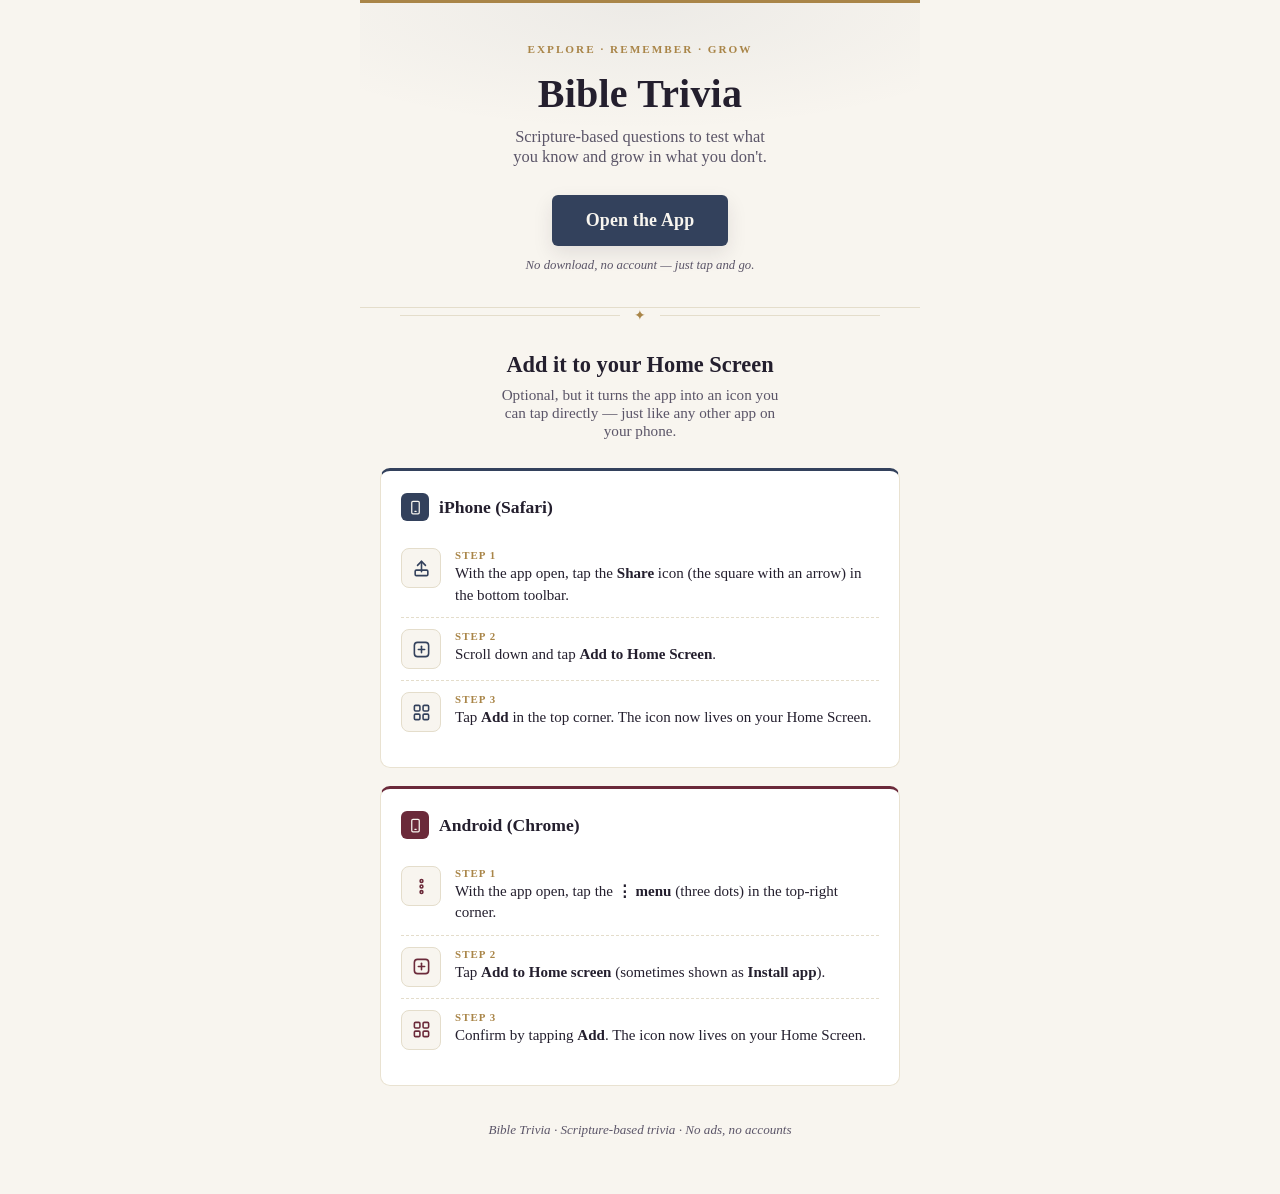
<file: get-app.html>
<!DOCTYPE html>
<html lang="en">
<head>
<meta charset="UTF-8">
<meta name="viewport" content="width=device-width, initial-scale=1.0">
<title>Bible Trivia — Get the App</title>
<style>
  :root{
    --ink:#241F2E;
    --muted:#5B5568;
    --indigo:#33415C;
    --indigo-deep:#242E42;
    --wine:#6B2A3A;
    --brass:#A98548;
    --paper:#F8F5EF;
    --card:#FFFFFF;
    --card-edge:#E9E2D1;
    --line:#E4DDCB;
    --shadow:rgba(36,31,46,.10);
  }
  *{box-sizing:border-box}
  body{
    margin:0;
    font-family:Georgia,"Times New Roman",serif;
    color:var(--ink);
    background:var(--paper);
    -webkit-text-size-adjust:100%;
  }
  .wrap{max-width:560px;margin:0 auto;padding:0 0 56px}

  /* Hero */
  .hero{
    position:relative;
    padding:40px 24px 34px;
    text-align:center;
    background:var(--paper);
    border-top:3px solid var(--brass);
    border-bottom:1px solid var(--line);
  }
  .hero::before{
    content:"";
    position:absolute;inset:0;
    background:radial-gradient(120% 70% at 50% 0%, rgba(51,65,92,.06) 0%, rgba(51,65,92,0) 60%);
    pointer-events:none;
  }
  .eyebrow{
    position:relative;
    font-family:Georgia,serif;
    letter-spacing:.18em;
    text-transform:uppercase;
    font-size:.7rem;
    color:var(--brass);
    font-weight:700;
  }
  .hero h1{
    position:relative;
    font-size:2.5rem;
    line-height:1.08;
    margin:.42em 0 .3em;
    color:var(--ink);
    letter-spacing:.005em;
  }
  .hero p.tagline{
    position:relative;
    margin:0 auto 28px;
    max-width:32ch;
    color:var(--muted);
    font-size:1.03rem;
  }
  .cta{
    position:relative;
    display:inline-block;
    background:var(--indigo);
    color:#F8F5EF;
    text-decoration:none;
    font-size:1.12rem;
    font-weight:700;
    padding:15px 34px;
    border-radius:6px;
    box-shadow:0 8px 20px var(--shadow);
    letter-spacing:.01em;
  }
  .cta:active{transform:translateY(1px)}
  .cta-note{
    position:relative;
    display:block;
    margin-top:12px;
    font-size:.8rem;
    color:var(--muted);
    font-style:italic;
  }

  /* Ornamental divider */
  .divider{
    display:flex;align-items:center;gap:14px;
    padding:0 40px;margin:0;
  }
  .divider::before,.divider::after{
    content:"";flex:1;height:1px;background:var(--line);
  }
  .divider span{
    color:var(--brass);font-size:.9rem;line-height:1;
  }

  /* Section header */
  .section-head{
    text-align:center;
    padding:30px 24px 8px;
  }
  .section-head h2{
    font-size:1.4rem;
    margin:0 0 8px;
    color:var(--ink);
  }
  .section-head p{
    color:var(--muted);
    margin:0 auto;
    max-width:38ch;
    font-size:.95rem;
  }

  /* Platform cards */
  .platforms{padding:20px 20px 0;display:grid;gap:18px}
  .platform-card{
    background:var(--card);
    border:1px solid var(--card-edge);
    border-radius:10px;
    padding:22px 20px 24px;
  }
  .platform-card.iphone{border-top:3px solid var(--indigo)}
  .platform-card.android{border-top:3px solid var(--wine)}
  .platform-title{
    display:flex;
    align-items:center;
    gap:10px;
    margin:0 0 16px;
    font-size:1.1rem;
    color:var(--ink);
  }
  .platform-title .badge{
    width:28px;height:28px;
    border-radius:6px;
    display:flex;align-items:center;justify-content:center;
    flex-shrink:0;
  }
  .iphone .badge{background:var(--indigo)}
  .android .badge{background:var(--wine)}
  .platform-title .badge svg{width:15px;height:15px}

  .step{
    display:grid;
    grid-template-columns:40px 1fr;
    gap:14px;
    align-items:start;
    padding:11px 0;
  }
  .step + .step{border-top:1px dashed var(--line)}
  .step-icon{
    width:40px;height:40px;
    border-radius:8px;
    background:var(--paper);
    border:1px solid var(--line);
    display:flex;align-items:center;justify-content:center;
  }
  .step-icon svg{width:19px;height:19px}
  .iphone .step-icon svg{stroke:var(--indigo)}
  .android .step-icon svg{stroke:var(--wine)}
  .step-text{padding-top:1px}
  .step-text .num{
    font-size:.68rem;
    letter-spacing:.1em;
    text-transform:uppercase;
    color:var(--brass);
    font-weight:700;
    display:block;
    margin-bottom:2px;
  }
  .step-text p{margin:0;font-size:.94rem;line-height:1.42;font-family:Georgia,serif;color:var(--ink)}
  .step-text strong{color:var(--ink)}

  /* Footer */
  footer{
    text-align:center;
    padding:36px 24px 0;
    color:var(--muted);
    font-size:.82rem;
    font-style:italic;
  }

  @media (max-width:400px){
    .hero h1{font-size:2.15rem}
  }

  @media (prefers-reduced-motion:no-preference){
    .hero, .section-head, .platform-card{
      animation:rise .5s ease-out both;
    }
    .section-head{animation-delay:.05s}
    .platforms .platform-card:nth-child(1){animation-delay:.1s}
    .platforms .platform-card:nth-child(2){animation-delay:.18s}
    @keyframes rise{
      from{opacity:0;transform:translateY(8px)}
      to{opacity:1;transform:translateY(0)}
    }
  }
</style>
</head>
<body>
<div class="wrap">

  <section class="hero">
    <div class="eyebrow">Explore · Remember · Grow</div>
    <h1>Bible Trivia</h1>
    <p class="tagline">Scripture-based questions to test what you know and grow in what you don't.</p>
    <a class="cta" href="https://dlc598.github.io/bible-trivia-beta/">Open the App</a>
    <span class="cta-note">No download, no account — just tap and go.</span>
  </section>

  <div class="divider"><span>&#10022;</span></div>

  <section class="section-head">
    <h2>Add it to your Home Screen</h2>
    <p>Optional, but it turns the app into an icon you can tap directly — just like any other app on your phone.</p>
  </section>

  <div class="platforms">

    <div class="platform-card iphone">
      <h3 class="platform-title">
        <span class="badge">
          <svg viewBox="0 0 24 24" fill="none" stroke="#F8F5EF" stroke-width="2" stroke-linecap="round" stroke-linejoin="round"><rect x="6" y="2" width="12" height="20" rx="2"/><line x1="11" y1="18" x2="13" y2="18"/></svg>
        </span>
        iPhone (Safari)
      </h3>

      <div class="step">
        <div class="step-icon">
          <svg viewBox="0 0 24 24" fill="none" stroke-width="2" stroke-linecap="round" stroke-linejoin="round"><path d="M12 3v13"/><path d="M7 8l5-5 5 5"/><rect x="4" y="14" width="16" height="7" rx="1.5"/></svg>
        </div>
        <div class="step-text">
          <span class="num">Step 1</span>
          <p>With the app open, tap the <strong>Share</strong> icon (the square with an arrow) in the bottom toolbar.</p>
        </div>
      </div>

      <div class="step">
        <div class="step-icon">
          <svg viewBox="0 0 24 24" fill="none" stroke-width="2" stroke-linecap="round" stroke-linejoin="round"><rect x="3" y="3" width="18" height="18" rx="4"/><line x1="12" y1="8" x2="12" y2="16"/><line x1="8" y1="12" x2="16" y2="12"/></svg>
        </div>
        <div class="step-text">
          <span class="num">Step 2</span>
          <p>Scroll down and tap <strong>Add to Home Screen</strong>.</p>
        </div>
      </div>

      <div class="step">
        <div class="step-icon">
          <svg viewBox="0 0 24 24" fill="none" stroke-width="2" stroke-linecap="round" stroke-linejoin="round"><rect x="3" y="3" width="7" height="7" rx="1.5"/><rect x="14" y="3" width="7" height="7" rx="1.5"/><rect x="3" y="14" width="7" height="7" rx="1.5"/><rect x="14" y="14" width="7" height="7" rx="1.5"/></svg>
        </div>
        <div class="step-text">
          <span class="num">Step 3</span>
          <p>Tap <strong>Add</strong> in the top corner. The icon now lives on your Home Screen.</p>
        </div>
      </div>
    </div>

    <div class="platform-card android">
      <h3 class="platform-title">
        <span class="badge">
          <svg viewBox="0 0 24 24" fill="none" stroke="#F8F5EF" stroke-width="2" stroke-linecap="round" stroke-linejoin="round"><rect x="6" y="2" width="12" height="20" rx="2"/><line x1="11" y1="18" x2="13" y2="18"/></svg>
        </span>
        Android (Chrome)
      </h3>

      <div class="step">
        <div class="step-icon">
          <svg viewBox="0 0 24 24" fill="none" stroke-width="2" stroke-linecap="round" stroke-linejoin="round"><circle cx="12" cy="5" r="1.8"/><circle cx="12" cy="12" r="1.8"/><circle cx="12" cy="19" r="1.8"/></svg>
        </div>
        <div class="step-text">
          <span class="num">Step 1</span>
          <p>With the app open, tap the <strong>&#8942; menu</strong> (three dots) in the top-right corner.</p>
        </div>
      </div>

      <div class="step">
        <div class="step-icon">
          <svg viewBox="0 0 24 24" fill="none" stroke-width="2" stroke-linecap="round" stroke-linejoin="round"><rect x="3" y="3" width="18" height="18" rx="4"/><line x1="12" y1="8" x2="12" y2="16"/><line x1="8" y1="12" x2="16" y2="12"/></svg>
        </div>
        <div class="step-text">
          <span class="num">Step 2</span>
          <p>Tap <strong>Add to Home screen</strong> (sometimes shown as <strong>Install app</strong>).</p>
        </div>
      </div>

      <div class="step">
        <div class="step-icon">
          <svg viewBox="0 0 24 24" fill="none" stroke-width="2" stroke-linecap="round" stroke-linejoin="round"><rect x="3" y="3" width="7" height="7" rx="1.5"/><rect x="14" y="3" width="7" height="7" rx="1.5"/><rect x="3" y="14" width="7" height="7" rx="1.5"/><rect x="14" y="14" width="7" height="7" rx="1.5"/></svg>
        </div>
        <div class="step-text">
          <span class="num">Step 3</span>
          <p>Confirm by tapping <strong>Add</strong>. The icon now lives on your Home Screen.</p>
        </div>
      </div>
    </div>

  </div>

  <footer>Bible Trivia · Scripture-based trivia · No ads, no accounts</footer>

</div>
</body>
</html>
</file>
